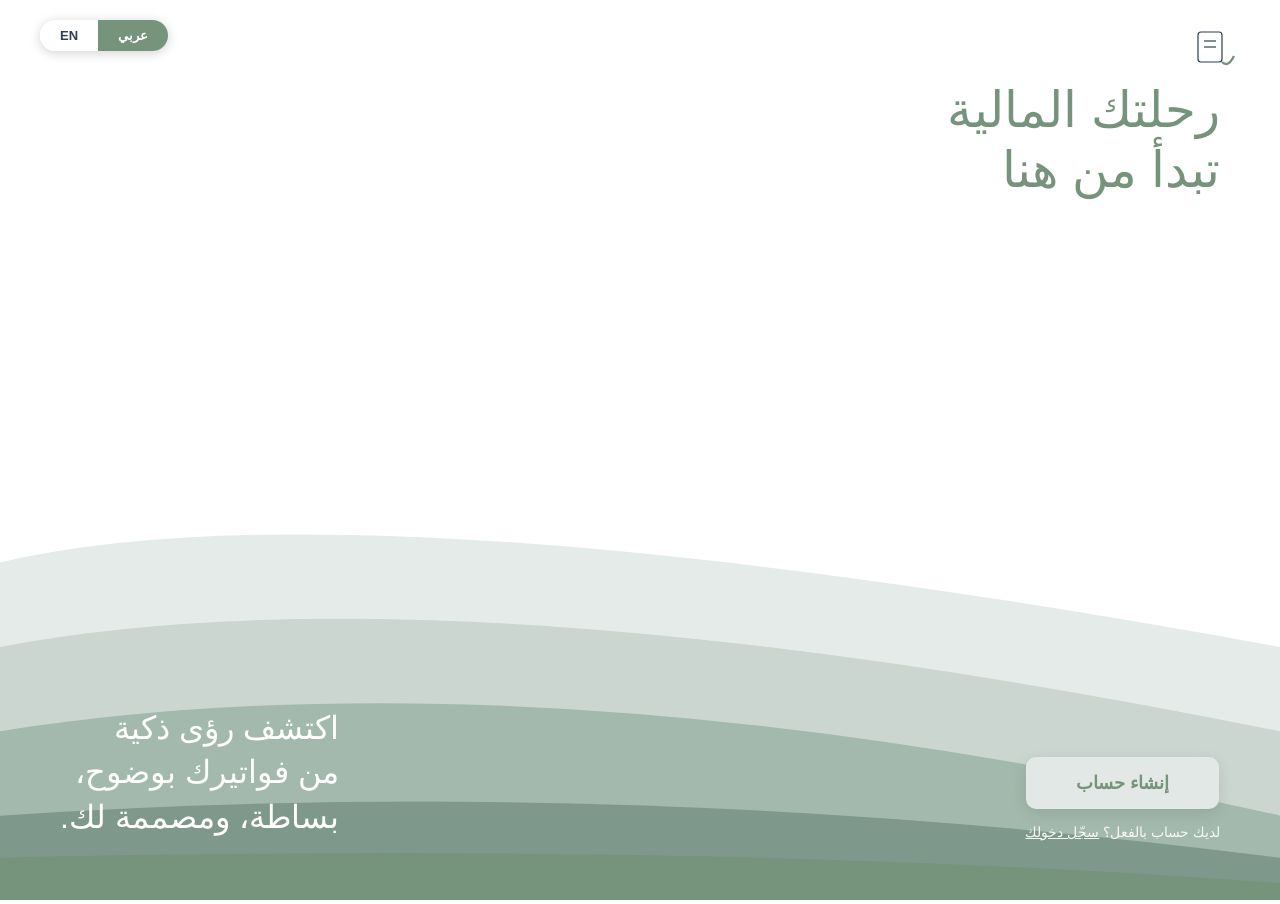
<file: index.html>
<!DOCTYPE html>
<html lang="ar" dir="rtl">
<head>
    <meta charset="UTF-8">
    <meta name="viewport" content="width=device-width, initial-scale=1.0">
    <title>Spending Journey</title>
    <style>
        :root {
            --petrol-blue: #2C3E50;
            --sage-green: #76937C;
            --warm-gray: #F4F7F6;
        }

        body, html {
            margin: 0; padding: 0; height: 100%;
            font-family: 'Segoe UI', sans-serif;
            background-color: white; overflow: hidden;
        }

        .main-container {
            position: relative; height: 100vh; width: 100%;
            display: flex; flex-direction: column; justify-content: space-between;
        }

        .logo-container {
            position: absolute; top: 20px; right: 40px; z-index: 100;
        }

        /* Language Toggle */
        .lang-toggle {
            position: absolute; top: 20px; left: 40px; z-index: 100;
            display: flex; border-radius: 20px; overflow: hidden;
            box-shadow: 0 2px 12px rgba(0,0,0,0.18);
        }

        .lang-btn {
            padding: 8px 20px; font-size: 13px; font-weight: bold;
            border: none; cursor: pointer; transition: all 0.3s ease;
            background-color: white; color: var(--petrol-blue);
        }

        .lang-btn.active {
            background-color: var(--sage-green); color: white;
        }

        .lang-btn:hover:not(.active) { background-color: #f0f4f2; }

        .header-text {
            padding: 80px 60px 0 0;
            z-index: 10;
        }

        html[dir="ltr"] .header-text {
            padding: 80px 0 0 60px;
        }

        .header-text h1 {
            color: var(--sage-green);
            font-size: clamp(30px, 5vw, 50px);
            font-weight: 300; font-style: italic;
            line-height: 1.2; margin: 0;
        }

        html[dir="rtl"] .header-text h1 { font-style: normal; }

        .background-layers {
            position: absolute; bottom: 0; left: 0;
            width: 100%; height: 75%; z-index: 1;
        }

        .layer-1 { fill: #E5EBE8; } .layer-2 { fill: #CBD6D0; }
        .layer-3 { fill: #A4B9AD; } .layer-4 { fill: #7E998B; }
        .layer-5 { fill: var(--sage-green); }

        .footer-content {
            position: relative; z-index: 20;
            padding: 0 60px 60px 60px;
            display: flex; justify-content: space-between; align-items: flex-end;
        }

        html[dir="rtl"] .footer-content { flex-direction: row-reverse; }

        .description {
            color: white; font-size: clamp(18px, 3vw, 32px);
            font-style: italic; max-width: 50%; line-height: 1.4;
        }

        html[dir="rtl"] .description { font-style: normal; }

        .buttons-group {
            display: flex; flex-direction: column; align-items: center; gap: 15px;
        }

        .signup-btn {
            background-color: #E2E8E5; color: var(--sage-green);
            border: none; padding: 15px 50px; border-radius: 10px;
            font-size: 18px; font-weight: bold; cursor: pointer;
            box-shadow: 0 4px 15px rgba(0,0,0,0.1);
            transition: 0.3s; white-space: nowrap;
        }

        .signup-btn:hover { background-color: #d0ddd7; transform: translateY(-2px); }

        .login-link {
            color: rgba(255,255,255,0.9); text-decoration: none;
            font-size: 14px; white-space: nowrap;
        }

        .login-link span { text-decoration: underline; font-style: italic; }
        html[dir="rtl"] .login-link span { font-style: normal; }

        @media (max-width: 768px) {
            .footer-content { flex-direction: column !important; align-items: flex-start; padding: 30px; }
            .description { max-width: 100%; margin-bottom: 30px; }
            .buttons-group { width: 100%; }
            .lang-toggle { left: 15px; top: 15px; }
            .logo-container { right: 15px; top: 15px; }
        }
    </style>
</head>
<body>

<div class="main-container">
    <div class="logo-container">
        <svg width="60" height="60" viewBox="0 0 100 100">
            <rect x="30" y="20" width="40" height="50" rx="5" fill="none" stroke="#2C3E50" stroke-width="2"/>
            <line x1="40" y1="35" x2="60" y2="35" stroke="#2C3E50" stroke-width="2"/>
            <line x1="40" y1="45" x2="60" y2="45" stroke="#2C3E50" stroke-width="2"/>
            <path d="M70 70 Q 80 80 90 60" stroke="#76937C" stroke-width="4" fill="none"/>
        </svg>
    </div>

    <div class="lang-toggle">
        <button class="lang-btn active" id="btn-ar" onclick="setLang('ar')">عربي</button>
        <button class="lang-btn" id="btn-en" onclick="setLang('en')">EN</button>
    </div>

    <div class="header-text">
        <h1 id="headerTitle"></h1>
    </div>

    <div class="background-layers">
        <svg viewBox="0 0 1440 800" preserveAspectRatio="none" style="width: 100%; height: 100%;">
            <path class="layer-1" d="M0,400 Q400,300 1440,500 L1440,800 L0,800 Z" />
            <path class="layer-2" d="M0,500 Q500,400 1440,600 L1440,800 L0,800 Z" />
            <path class="layer-3" d="M0,600 Q600,500 1440,700 L1440,800 L0,800 Z" />
            <path class="layer-4" d="M0,700 Q700,650 1440,750 L1440,800 L0,800 Z" />
            <path class="layer-5" d="M0,750 Q800,730 1440,780 L1440,800 L0,800 Z" />
        </svg>
    </div>

    <div class="footer-content">
        <div class="description" id="description"></div>
        <div class="buttons-group">
            <a href="signup.html" style="text-decoration: none;">
                <button class="signup-btn" id="signupBtn"></button>
            </a>
            <a href="login.html" class="login-link" id="loginLink"></a>
        </div>
    </div>
</div>

<script>
    const translations = {
        ar: {
            dir: 'rtl', lang: 'ar',
            headerTitle: 'رحلتك المالية<br>تبدأ من هنا',
            description: 'اكتشف رؤى ذكية<br>من فواتيرك بوضوح،<br>بساطة، ومصممة لك.',
            signupBtn: 'إنشاء حساب',
            loginLink: 'لديك حساب بالفعل؟ <span>سجّل دخولك</span>'
        },
        en: {
            dir: 'ltr', lang: 'en',
            headerTitle: 'Your spending journey<br>starts here',
            description: 'Discover smart insights<br>from your bills — clear,<br>simple, and made for you.',
            signupBtn: 'Sign Up',
            loginLink: 'Have an account? <span>Log in</span>'
        }
    };

    function setLang(lang) {
        const t = translations[lang];
        document.documentElement.setAttribute('lang', t.lang);
        document.documentElement.setAttribute('dir', t.dir);
        document.getElementById('headerTitle').innerHTML = t.headerTitle;
        document.getElementById('description').innerHTML = t.description;
        document.getElementById('signupBtn').textContent = t.signupBtn;
        document.getElementById('loginLink').innerHTML = t.loginLink;
        document.getElementById('btn-ar').classList.toggle('active', lang === 'ar');
        document.getElementById('btn-en').classList.toggle('active', lang === 'en');
        localStorage.setItem('lang', lang);
    }

    setLang(localStorage.getItem('lang') || 'ar');
</script>

</body>
</html>
</file>
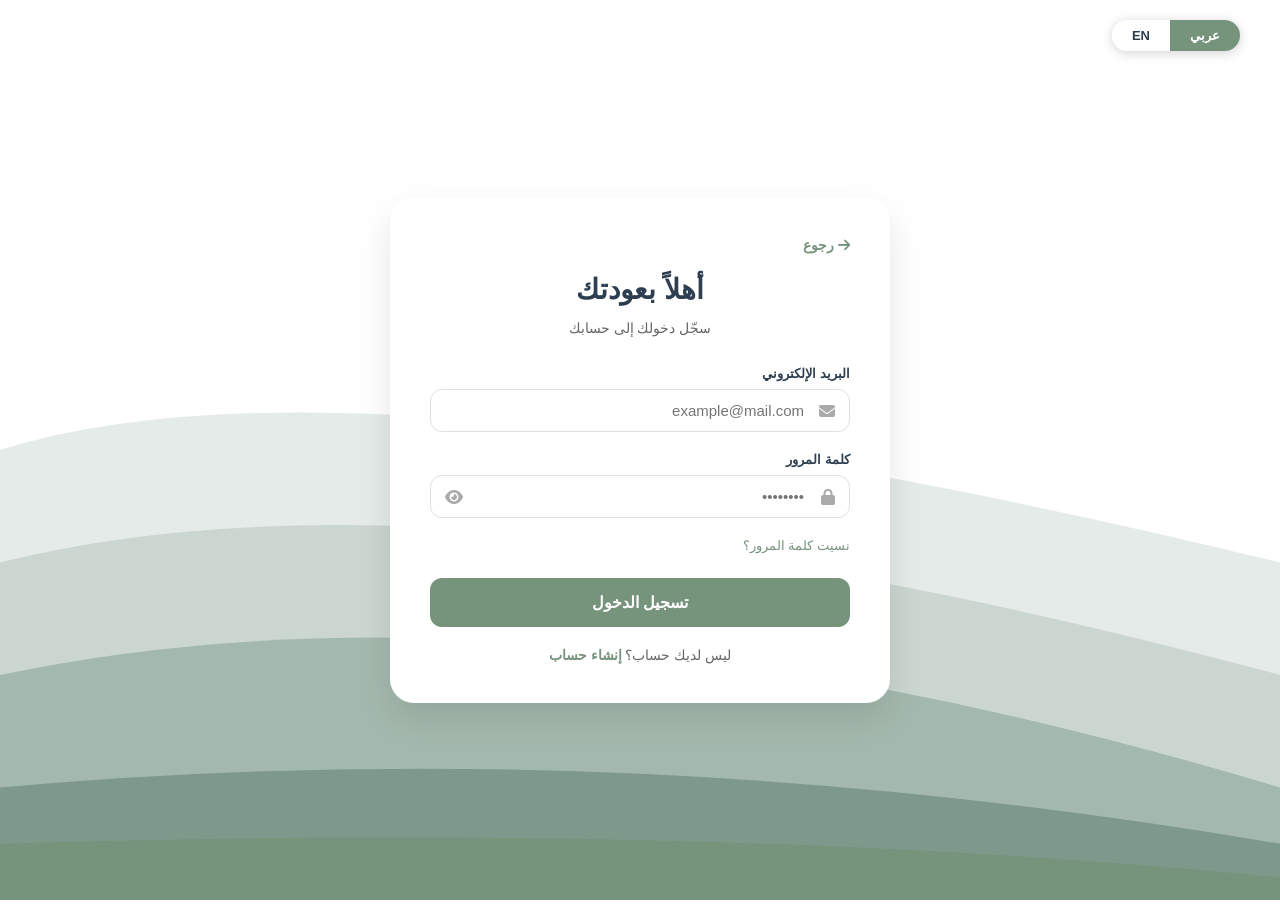
<file: login.html>
<!DOCTYPE html>
<html lang="ar" dir="rtl">
<head>
    <meta charset="UTF-8">
    <meta name="viewport" content="width=device-width, initial-scale=1.0">
    <title>Login - Spending Journey</title>
    <link rel="stylesheet" href="https://cdnjs.cloudflare.com/ajax/libs/font-awesome/6.4.2/css/all.min.css">
    <style>
        :root {
            --petrol-blue: #2C3E50;
            --sage-green: #76937C;
            --warm-gray: #F4F7F6;
            --error-red: #e74c3c;
        }

        body, html {
            margin: 0; padding: 0; height: 100%;
            font-family: 'Segoe UI', sans-serif;
            background-color: white; overflow: hidden;
        }

        .main-container {
            position: relative; height: 100vh; width: 100%;
            display: flex; justify-content: center; align-items: center;
        }

        .background-layers {
            position: absolute; bottom: 0; left: 0; width: 100%; height: 100%; z-index: 1;
        }

        .layer-1 { fill: #E5EBE8; } .layer-2 { fill: #CBD6D0; }
        .layer-3 { fill: #A4B9AD; } .layer-4 { fill: #7E998B; }
        .layer-5 { fill: var(--sage-green); }

        .lang-toggle {
            position: absolute; top: 20px; left: 40px; z-index: 100;
            display: flex; border-radius: 20px; overflow: hidden;
            box-shadow: 0 2px 12px rgba(0,0,0,0.18);
        }

        html[dir="rtl"] .lang-toggle { left: auto; right: 40px; }

        .lang-btn {
            padding: 8px 20px; font-size: 13px; font-weight: bold;
            border: none; cursor: pointer; transition: all 0.3s ease;
            background-color: white; color: var(--petrol-blue);
        }

        .lang-btn.active { background-color: var(--sage-green); color: white; }
        .lang-btn:hover:not(.active) { background-color: #f0f4f2; }

        .login-card {
            position: relative; z-index: 10; background: white;
            padding: 40px; border-radius: 24px; width: 90%;
            max-width: 420px; box-shadow: 0 15px 35px rgba(0,0,0,0.1);
            text-align: center;
        }

        .back-btn {
            display: block; text-decoration: none;
            color: var(--sage-green); font-size: 14px; margin-bottom: 20px;
            font-weight: bold; transition: 0.3s;
        }

        html[dir="ltr"] .back-btn { text-align: left; }
        html[dir="rtl"] .back-btn { text-align: right; }
        .back-btn:hover { color: var(--petrol-blue); }

        .login-card h2 { color: var(--petrol-blue); font-size: 28px; margin: 0 0 10px 0; }
        .login-card p { color: #666; font-size: 14px; margin-bottom: 30px; }

        .input-group { margin-bottom: 20px; }
        .input-group label {
            display: block; font-size: 13px; font-weight: bold;
            color: var(--petrol-blue); margin-bottom: 8px;
        }

        html[dir="ltr"] .input-group { text-align: left; }
        html[dir="rtl"] .input-group { text-align: right; }

        .input-wrapper { position: relative; display: flex; align-items: center; }

        .input-wrapper i.main-icon {
            position: absolute; left: 15px; color: #aaa; font-size: 16px;
        }

        html[dir="rtl"] .input-wrapper i.main-icon { left: auto; right: 15px; }

        .input-wrapper input {
            width: 100%; padding: 12px 45px 12px 45px;
            border: 1.5px solid #E0E0E0; border-radius: 12px;
            outline: none; font-size: 15px; transition: 0.3s;
            box-sizing: border-box;
        }

        html[dir="rtl"] .input-wrapper input { text-align: right; }

        .input-wrapper input:focus {
            border-color: var(--sage-green); background-color: #fafafa;
        }

        .toggle-password {
            position: absolute; right: 15px; cursor: pointer;
            color: #aaa; transition: 0.3s; z-index: 11;
        }

        html[dir="rtl"] .toggle-password { right: auto; left: 15px; }
        .toggle-password:hover { color: var(--sage-green); }

        .options {
            display: flex; justify-content: flex-end; align-items: center;
            font-size: 13px; margin-bottom: 25px; color: #666;
        }

        html[dir="rtl"] .options { justify-content: flex-start; }

        .login-btn {
            width: 100%; background-color: var(--sage-green); color: white;
            border: none; padding: 15px; border-radius: 12px;
            font-size: 16px; font-weight: bold; cursor: pointer; transition: 0.3s;
        }

        .login-btn:hover { background-color: #5f7a64; transform: translateY(-2px); }

        .signup-link { margin-top: 20px; font-size: 14px; color: #666; }
        .signup-link a { color: var(--sage-green); text-decoration: none; font-weight: bold; }
    </style>
</head>
<body>

<div class="main-container">
    <div class="background-layers">
        <svg viewBox="0 0 1440 800" preserveAspectRatio="none" style="width: 100%; height: 100%;">
            <path class="layer-1" d="M0,400 Q400,300 1440,500 L1440,800 L0,800 Z" />
            <path class="layer-2" d="M0,500 Q500,400 1440,600 L1440,800 L0,800 Z" />
            <path class="layer-3" d="M0,600 Q600,500 1440,700 L1440,800 L0,800 Z" />
            <path class="layer-4" d="M0,700 Q700,650 1440,750 L1440,800 L0,800 Z" />
            <path class="layer-5" d="M0,750 Q800,730 1440,780 L1440,800 L0,800 Z" />
        </svg>
    </div>

    <div class="lang-toggle">
        <button class="lang-btn active" id="btn-ar" onclick="setLang('ar')">عربي</button>
        <button class="lang-btn" id="btn-en" onclick="setLang('en')">EN</button>
    </div>

    <div class="login-card">
        <a href="index.html" class="back-btn" id="backBtn"></a>
        <h2 id="loginTitle"></h2>
        <p id="loginSubtitle"></p>

        <form id="loginForm">
            <div class="input-group">
                <label id="emailLabel"></label>
                <div class="input-wrapper">
                    <i class="fa-solid fa-envelope main-icon"></i>
                    <input type="email" id="emailInput" required>
                </div>
            </div>

            <div class="input-group">
                <label id="passLabel"></label>
                <div class="input-wrapper">
                    <i class="fa-solid fa-lock main-icon"></i>
                    <input type="password" id="passInput" placeholder="••••••••" required>
                    <i class="fa-solid fa-eye toggle-password" id="toggleEye"></i>
                </div>
            </div>

            <div class="options">
                <a href="forgot_password.html" style="color: var(--sage-green); text-decoration: none;" id="forgotLink"></a>
            </div>

            <button type="submit" class="login-btn" id="loginBtn"></button>
        </form>

        <div class="signup-link" id="signupLink"></div>
    </div>
</div>

<script>
    const translations = {
        ar: {
            dir: 'rtl', lang: 'ar',
            backBtn: '<i class="fa-solid fa-arrow-right"></i> رجوع',
            loginTitle: 'أهلاً بعودتك',
            loginSubtitle: 'سجّل دخولك إلى حسابك',
            emailLabel: 'البريد الإلكتروني',
            emailPlaceholder: 'example@mail.com',
            passLabel: 'كلمة المرور',
            forgotLink: 'نسيت كلمة المرور؟',
            loginBtn: 'تسجيل الدخول',
            signupLink: 'ليس لديك حساب؟ <a href="signup.html">إنشاء حساب</a>'
        },
        en: {
            dir: 'ltr', lang: 'en',
            backBtn: '<i class="fa-solid fa-arrow-left"></i> Back',
            loginTitle: 'Welcome Back',
            loginSubtitle: 'Login to your account',
            emailLabel: 'Email Address',
            emailPlaceholder: 'example@mail.com',
            passLabel: 'Password',
            forgotLink: 'Forgot Password?',
            loginBtn: 'Login',
            signupLink: "Don't have an account? <a href='signup.html'>Sign up</a>"
        }
    };

    function setLang(lang) {
        const t = translations[lang];
        document.documentElement.setAttribute('lang', t.lang);
        document.documentElement.setAttribute('dir', t.dir);
        document.getElementById('backBtn').innerHTML = t.backBtn;
        document.getElementById('loginTitle').textContent = t.loginTitle;
        document.getElementById('loginSubtitle').textContent = t.loginSubtitle;
        document.getElementById('emailLabel').textContent = t.emailLabel;
        document.getElementById('emailInput').placeholder = t.emailPlaceholder;
        document.getElementById('passLabel').textContent = t.passLabel;
        document.getElementById('forgotLink').textContent = t.forgotLink;
        document.getElementById('loginBtn').textContent = t.loginBtn;
        document.getElementById('signupLink').innerHTML = t.signupLink;
        document.getElementById('btn-ar').classList.toggle('active', lang === 'ar');
        document.getElementById('btn-en').classList.toggle('active', lang === 'en');
        localStorage.setItem('lang', lang);
    }

    setLang(localStorage.getItem('lang') || 'ar');

    // Toggle password
    const toggleEye = document.getElementById('toggleEye');
    const passInput = document.getElementById('passInput');
    toggleEye.addEventListener('click', function() {
        const type = passInput.getAttribute('type') === 'password' ? 'text' : 'password';
        passInput.setAttribute('type', type);
        this.classList.toggle('fa-eye');
        this.classList.toggle('fa-eye-slash');
    });

    // Login form
    document.getElementById('loginForm').addEventListener('submit', async function(event) {
        event.preventDefault();
        const email = document.getElementById('emailInput').value;
        const password = passInput.value;
        const formData = new FormData();
        formData.append('email', email);
        formData.append('password', password);
        try {
            const response = await fetch('login_process.php', { method: 'POST', body: formData });
            const result = (await response.text()).trim();
            const lang = localStorage.getItem('lang') || 'ar';
            if (result === "success") {
                window.location.href = "home.html";
            } else if (result === "email_not_found") {
                alert(lang === 'ar' ? " هذا البريد غير مسجّل في النظام." : " This email is not registered.");
            } else if (result === "wrong_password") {
                alert(lang === 'ar' ? " كلمة المرور غير صحيحة. حاول مجدداً." : " Incorrect password. Please try again.");
            } else {
                alert(result);
            }
        } catch (error) {
            const lang = localStorage.getItem('lang') || 'ar';
            alert(lang === 'ar' ? "فشل الاتصال. تأكد من تشغيل XAMPP." : "Connection failed. Please ensure your XAMPP server is running.");
        }
    });
</script>
</body>
</html>
</file>
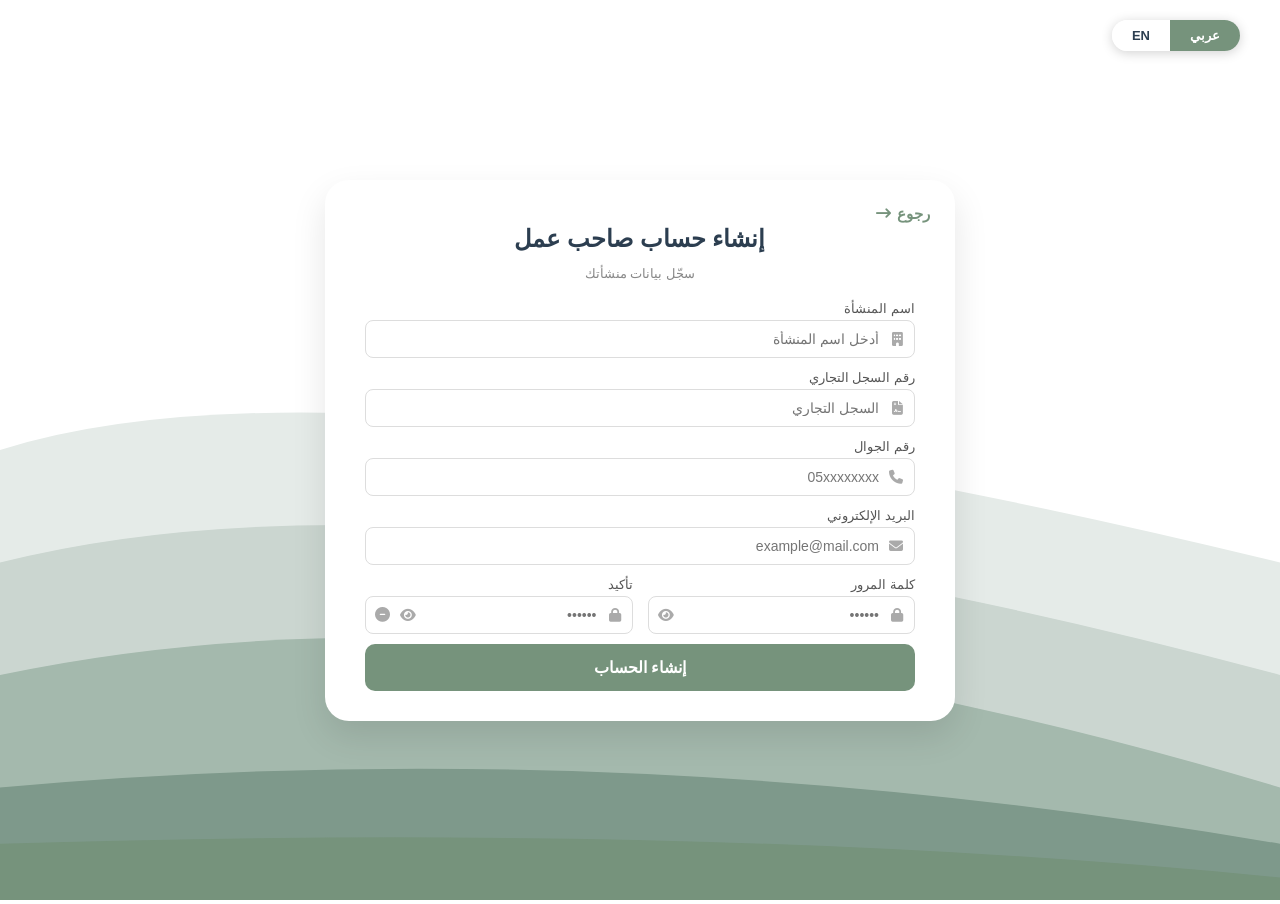
<file: signup.html>
<!DOCTYPE html>
<html lang="ar" dir="rtl">
<head>
    <meta charset="UTF-8">
    <meta name="viewport" content="width=device-width, initial-scale=1.0">
    <title>Create Account - Spending Journey</title>
    <link rel="stylesheet" href="https://cdnjs.cloudflare.com/ajax/libs/font-awesome/6.4.2/css/all.min.css">
    <style>
        :root {
            --petrol-blue: #2C3E50;
            --sage-green: #76937C;
            --error-red: #e74c3c;
            --success-green: #2ecc71;
        }

        body, html {
            margin: 0; padding: 0; height: 100%;
            font-family: 'Segoe UI', sans-serif;
            background-color: white; overflow: hidden;
        }

        .main-container {
            position: relative; height: 100vh; width: 100%;
            display: flex; justify-content: center; align-items: center;
        }

        .background-layers {
            position: absolute; bottom: 0; left: 0; width: 100%; height: 100%; z-index: 1;
        }

        .layer-1 { fill: #E5EBE8; } .layer-2 { fill: #CBD6D0; }
        .layer-3 { fill: #A4B9AD; } .layer-4 { fill: #7E998B; }
        .layer-5 { fill: var(--sage-green); }

        /* Language Toggle */
        .lang-toggle {
            position: absolute; top: 20px; left: 40px; z-index: 100;
            display: flex; border-radius: 20px; overflow: hidden;
            box-shadow: 0 2px 12px rgba(0,0,0,0.18);
        }

        html[dir="rtl"] .lang-toggle { left: auto; right: 40px; }

        .lang-btn {
            padding: 8px 20px; font-size: 13px; font-weight: bold;
            border: none; cursor: pointer; transition: all 0.3s ease;
            background-color: white; color: var(--petrol-blue);
        }

        .lang-btn.active { background-color: var(--sage-green); color: white; }
        .lang-btn:hover:not(.active) { background-color: #f0f4f2; }

        .signup-card {
            position: relative; z-index: 10; background: white;
            padding: 45px 40px 30px 40px; border-radius: 24px;
            width: 90%; max-width: 550px;
            box-shadow: 0 15px 35px rgba(0,0,0,0.1);
            text-align: center;
        }

        .back-link {
            position: absolute; top: 25px;
            text-decoration: none; color: var(--sage-green);
            font-size: 15px; display: flex; align-items: center; gap: 6px;
            transition: 0.3s ease; font-weight: 600;
        }

        html[dir="ltr"] .back-link { left: 25px; }
        html[dir="rtl"] .back-link { right: 25px; flex-direction: row-reverse; }
        .back-link:hover { color: var(--petrol-blue); }

        .signup-card h2 { color: var(--petrol-blue); font-size: 24px; margin: 0; }
        .signup-card p { color: #888; font-size: 13px; margin-bottom: 20px; }

        .form-grid { display: grid; grid-template-columns: 1fr; gap: 12px; }
        .input-group label { display: block; font-size: 13px; color: #555; margin-bottom: 4px; }

        html[dir="ltr"] .input-group { text-align: left; }
        html[dir="rtl"] .input-group { text-align: right; }

        .input-wrapper { position: relative; display: flex; align-items: center; }

        .input-wrapper i.main-icon { position: absolute; left: 12px; color: #aaa; font-size: 14px; }
        html[dir="rtl"] .input-wrapper i.main-icon { left: auto; right: 12px; }

        .input-wrapper input {
            width: 100%; padding: 10px 12px 10px 35px;
            border: 1px solid #ddd; border-radius: 8px;
            outline: none; transition: 0.3s; box-sizing: border-box; font-size: 14px;
        }

        html[dir="rtl"] .input-wrapper input {
            padding: 10px 35px 10px 12px; text-align: right;
        }

        .input-wrapper input:focus { border-color: var(--sage-green); }

        .right-icons {
            position: absolute; right: 10px;
            display: flex; align-items: center; gap: 10px;
        }

        html[dir="rtl"] .right-icons { right: auto; left: 10px; }

        .status-icon { cursor: pointer; color: #aaa; transition: 0.3s; font-size: 14px; }
        #checkIcon { font-size: 15px; cursor: default; }
        #checkIcon.valid { color: var(--success-green); }
        #checkIcon.invalid { color: var(--error-red); }

        .password-row { display: grid; grid-template-columns: 1fr 1fr; gap: 15px; }

        .submit-btn {
            width: 100%; background-color: var(--sage-green); color: white;
            border: none; padding: 14px; border-radius: 10px;
            font-size: 16px; font-weight: bold; cursor: pointer; margin-top: 10px;
            transition: 0.3s;
        }

        .submit-btn:hover { background-color: #5d7562; }

        @media (max-width: 600px) { .password-row { grid-template-columns: 1fr; } }
    </style>
</head>
<body>

<div class="main-container">
    <div class="background-layers">
        <svg viewBox="0 0 1440 800" preserveAspectRatio="none" style="width: 100%; height: 100%;">
            <path class="layer-1" d="M0,400 Q400,300 1440,500 L1440,800 L0,800 Z" />
            <path class="layer-2" d="M0,500 Q500,400 1440,600 L1440,800 L0,800 Z" />
            <path class="layer-3" d="M0,600 Q600,500 1440,700 L1440,800 L0,800 Z" />
            <path class="layer-4" d="M0,700 Q700,650 1440,750 L1440,800 L0,800 Z" />
            <path class="layer-5" d="M0,750 Q800,730 1440,780 L1440,800 L0,800 Z" />
        </svg>
    </div>

    <!-- Language Toggle -->
    <div class="lang-toggle">
        <button class="lang-btn active" id="btn-ar" onclick="setLang('ar')">عربي</button>
        <button class="lang-btn" id="btn-en" onclick="setLang('en')">EN</button>
    </div>

    <div class="signup-card">
        <a href="index.html" class="back-link" id="backLink"></a>
        <h2 id="signupTitle"></h2>
        <p id="signupSubtitle"></p>

        <form id="signupForm">
            <div class="form-grid">
                <div class="input-group">
                    <label id="facilityLabel"></label>
                    <div class="input-wrapper">
                        <i class="fa-solid fa-building main-icon"></i>
                        <input type="text" id="facilityName" required>
                    </div>
                </div>

                <div class="input-group">
                    <label id="crLabel"></label>
                    <div class="input-wrapper">
                        <i class="fa-solid fa-file-contract main-icon"></i>
                        <input type="number" id="crNumber" required>
                    </div>
                </div>

                <div class="input-group">
                    <label id="phoneLabel"></label>
                    <div class="input-wrapper">
                        <i class="fa-solid fa-phone main-icon"></i>
                        <input type="tel" id="phone" required placeholder="05xxxxxxxx">
                    </div>
                </div>

                <div class="input-group">
                    <label id="emailLabel"></label>
                    <div class="input-wrapper">
                        <i class="fa-solid fa-envelope main-icon"></i>
                        <input type="email" id="email" required placeholder="example@mail.com">
                    </div>
                </div>

                <div class="password-row">
                    <div class="input-group">
                        <label id="passLabel"></label>
                        <div class="input-wrapper">
                            <i class="fa-solid fa-lock main-icon"></i>
                            <input type="password" id="pass" required placeholder="••••••">
                            <div class="right-icons">
                                <i class="fa-solid fa-eye status-icon" id="togglePass"></i>
                            </div>
                        </div>
                    </div>
                    <div class="input-group">
                        <label id="confirmLabel"></label>
                        <div class="input-wrapper">
                            <i class="fa-solid fa-lock main-icon"></i>
                            <input type="password" id="confirmPass" required placeholder="••••••">
                            <div class="right-icons">
                                <i class="fa-solid fa-eye status-icon" id="toggleConfirm"></i>
                                <i class="fa-solid fa-circle-minus status-icon" id="checkIcon"></i>
                            </div>
                        </div>
                    </div>
                </div>
            </div>
            <button type="submit" class="submit-btn" id="submitBtn"></button>
        </form>
    </div>
</div>

<script>
    const translations = {
        ar: {
            dir: 'rtl', lang: 'ar',
            backLink: '<i class="fa-solid fa-arrow-right-long"></i> رجوع',
            signupTitle: 'إنشاء حساب صاحب عمل',
            signupSubtitle: 'سجّل بيانات منشأتك',
            facilityLabel: 'اسم المنشأة',
            facilityPlaceholder: 'أدخل اسم المنشأة',
            crLabel: 'رقم السجل التجاري',
            crPlaceholder: 'السجل التجاري',
            phoneLabel: 'رقم الجوال',
            emailLabel: 'البريد الإلكتروني',
            passLabel: 'كلمة المرور',
            confirmLabel: 'تأكيد',
            submitBtn: 'إنشاء الحساب',
            successMsg: ' تم إنشاء الحساب بنجاح!',
            passMismatch: ' كلمتا المرور غير متطابقتين!',
            errorMsg: ' خطأ: '
        },
        en: {
            dir: 'ltr', lang: 'en',
            backLink: '<i class="fa-solid fa-arrow-left-long"></i> Back',
            signupTitle: 'Create Owner Account',
            signupSubtitle: 'Register your facility data',
            facilityLabel: 'Facility Name',
            facilityPlaceholder: 'Enter facility name',
            crLabel: 'CR Number',
            crPlaceholder: 'Commercial Registration',
            phoneLabel: 'Phone Number',
            emailLabel: 'E-mail',
            passLabel: 'Password',
            confirmLabel: 'Confirm',
            submitBtn: 'Create Account',
            successMsg: ' Success!',
            passMismatch: ' Passwords do not match!',
            errorMsg: ' Error: '
        }
    };

    let currentLang = 'ar';

    function setLang(lang) {
        currentLang = lang;
        const t = translations[lang];
        document.documentElement.setAttribute('lang', t.lang);
        document.documentElement.setAttribute('dir', t.dir);
        document.getElementById('backLink').innerHTML = t.backLink;
        document.getElementById('signupTitle').textContent = t.signupTitle;
        document.getElementById('signupSubtitle').textContent = t.signupSubtitle;
        document.getElementById('facilityLabel').textContent = t.facilityLabel;
        document.getElementById('facilityName').placeholder = t.facilityPlaceholder;
        document.getElementById('crLabel').textContent = t.crLabel;
        document.getElementById('crNumber').placeholder = t.crPlaceholder;
        document.getElementById('phoneLabel').textContent = t.phoneLabel;
        document.getElementById('emailLabel').textContent = t.emailLabel;
        document.getElementById('passLabel').textContent = t.passLabel;
        document.getElementById('confirmLabel').textContent = t.confirmLabel;
        document.getElementById('submitBtn').textContent = t.submitBtn;
        document.getElementById('btn-ar').classList.toggle('active', lang === 'ar');
        document.getElementById('btn-en').classList.toggle('active', lang === 'en');
        localStorage.setItem('lang', lang);
    }

    setLang(localStorage.getItem('lang') || 'ar');

    // Password toggle 1
    const passInput = document.getElementById('pass');
    document.getElementById('togglePass').addEventListener('click', function() {
        const type = passInput.getAttribute('type') === 'password' ? 'text' : 'password';
        passInput.setAttribute('type', type);
        this.classList.toggle('fa-eye');
        this.classList.toggle('fa-eye-slash');
    });

    // Password toggle 2
    const confirmInput = document.getElementById('confirmPass');
    document.getElementById('toggleConfirm').addEventListener('click', function() {
        const type = confirmInput.getAttribute('type') === 'password' ? 'text' : 'password';
        confirmInput.setAttribute('type', type);
        this.classList.toggle('fa-eye');
        this.classList.toggle('fa-eye-slash');
    });

    // Password match check
    const checkIcon = document.getElementById('checkIcon');
    function validatePasswords() {
        const p = passInput.value, cp = confirmInput.value;
        if (cp === "") {
            checkIcon.className = "fa-solid fa-circle-minus status-icon";
        } else if (p === cp) {
            checkIcon.className = "fa-solid fa-circle-check status-icon valid";
        } else {
            checkIcon.className = "fa-solid fa-circle-xmark status-icon invalid";
        }
    }
    passInput.addEventListener('input', validatePasswords);
    confirmInput.addEventListener('input', validatePasswords);

    // Submit
    document.getElementById('signupForm').addEventListener('submit', function(e) {
        e.preventDefault();
        const t = translations[currentLang];
        if (passInput.value !== confirmInput.value) {
            alert(t.passMismatch);
            return;
        }
        const formData = new FormData();
        formData.append('facilityName', document.getElementById('facilityName').value.trim());
        formData.append('crNumber', document.getElementById('crNumber').value.trim());
        formData.append('phone', document.getElementById('phone').value.trim());
        formData.append('email', document.getElementById('email').value.trim());
        formData.append('password', passInput.value);

        fetch('owner_signup.php', { method: 'POST', body: formData })
        .then(res => res.text())
        .then(data => {
            if (data.trim() === "success") {
                alert(t.successMsg);
                window.location.href = 'login.html';
            } else {
                alert(t.errorMsg + data);
            }
        });
    });
</script>
</body>
</html>
</file>
